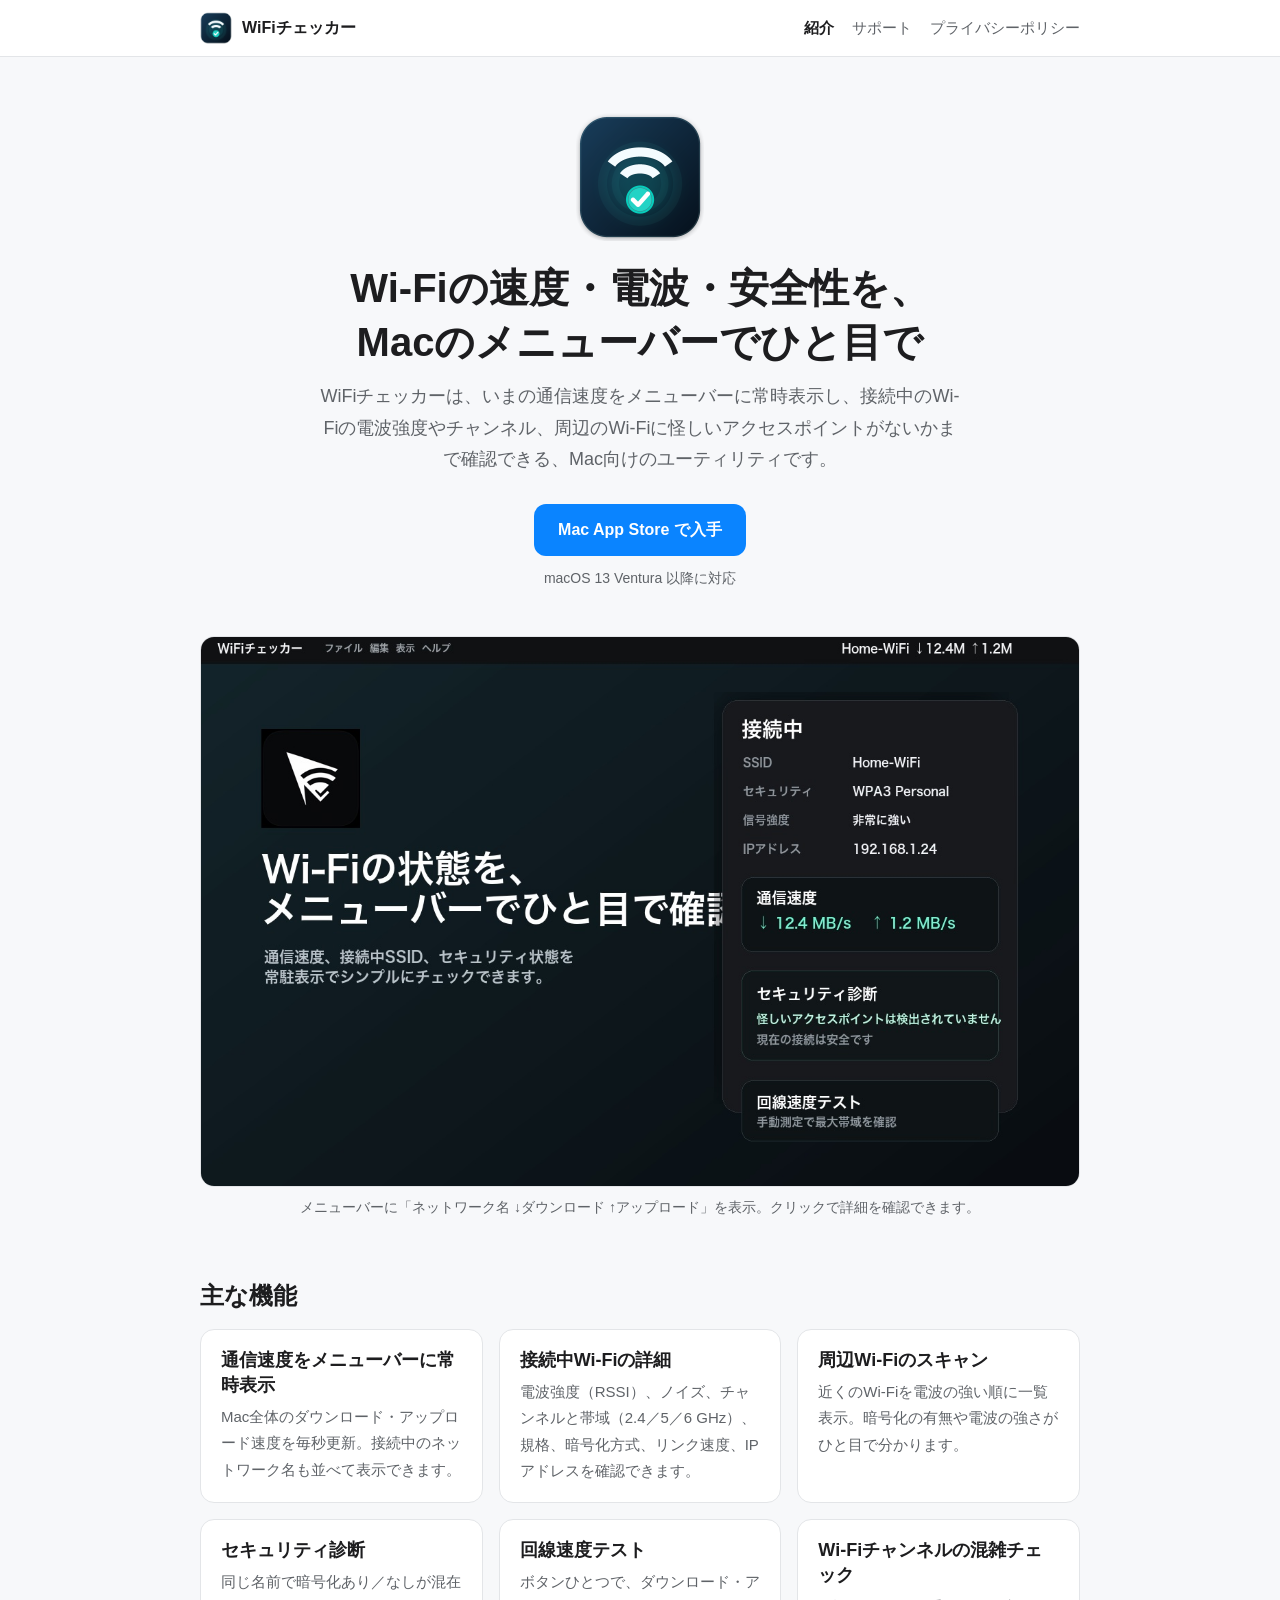
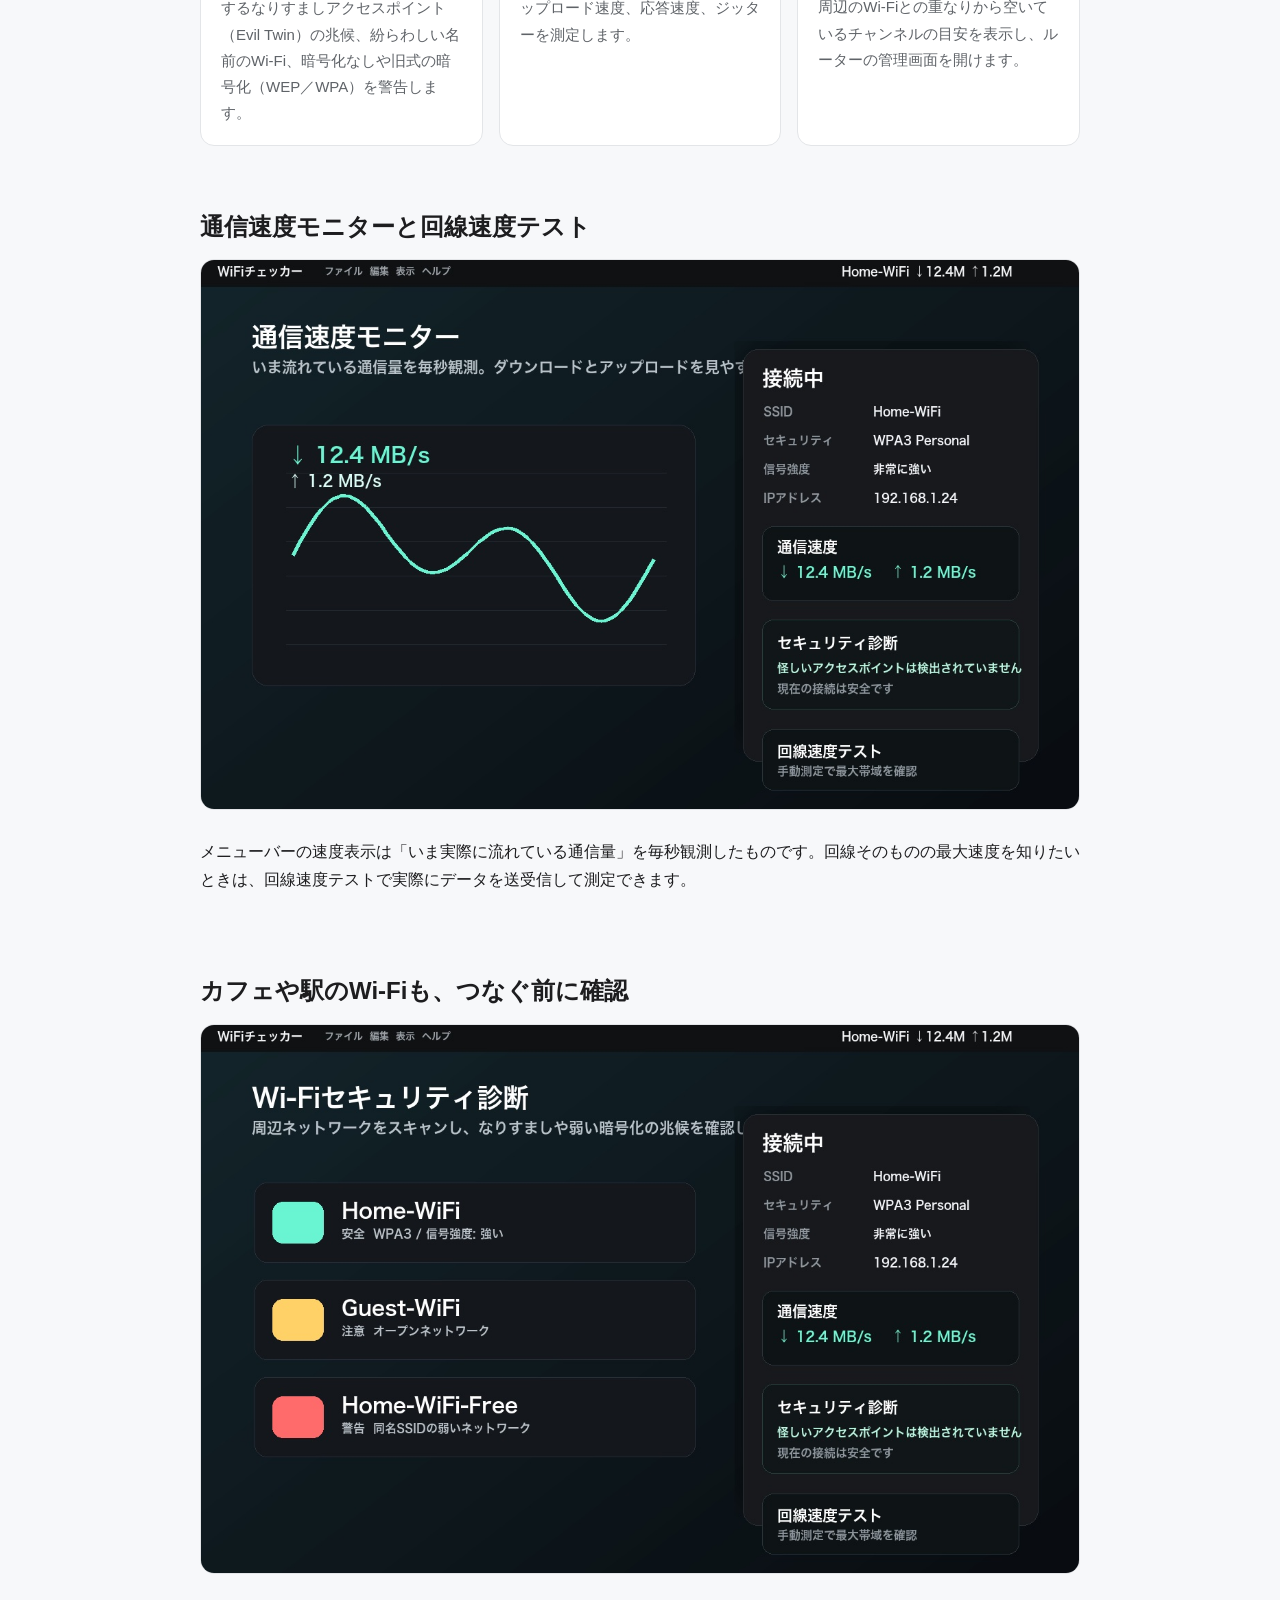
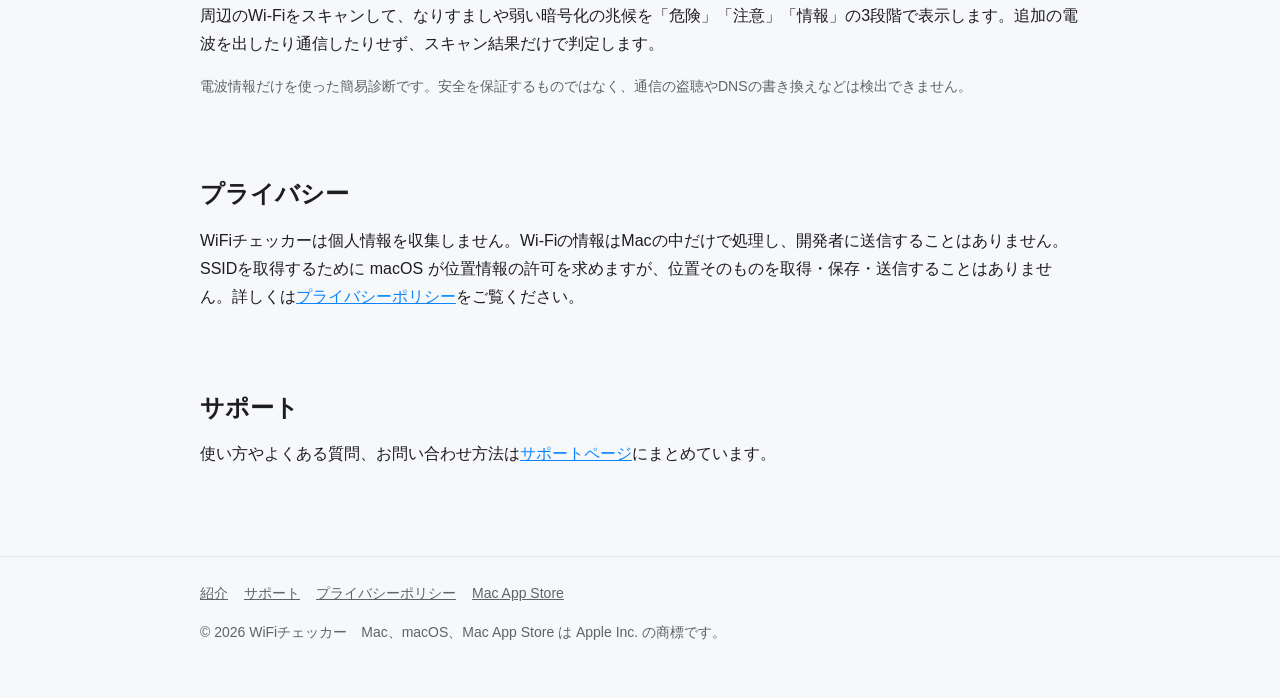
<file: index.html>
<!doctype html>
<html lang="ja">
<head>
  <meta charset="utf-8">
  <meta name="viewport" content="width=device-width, initial-scale=1">
  <title>WiFiチェッカー｜Macのメニューバーで Wi-Fi の速度・電波・安全性をチェック</title>
  <meta name="description" content="WiFiチェッカーは、Macのメニューバーに通信速度を常時表示し、接続中Wi-Fiの電波強度・チャンネル・暗号化方式、周辺Wi-Fiの安全性（なりすましアクセスポイントの兆候）、回線速度テストまで確認できる macOS 向けユーティリティです。">
  <link rel="canonical" href="https://cyoro01-wq.github.io/wifichecker-support/">
  <link rel="icon" type="image/png" sizes="32x32" href="images/favicon-32.png">
  <link rel="apple-touch-icon" href="images/apple-touch-icon.png">
  <link rel="stylesheet" href="style.css?v=3">

  <meta property="og:type" content="website">
  <meta property="og:site_name" content="WiFiチェッカー">
  <meta property="og:locale" content="ja_JP">
  <meta property="og:title" content="WiFiチェッカー｜Macのメニューバーで Wi-Fi の速度・電波・安全性をチェック">
  <meta property="og:description" content="通信速度の常時表示、Wi-Fiの電波強度とチャンネル、なりすましアクセスポイントの簡易診断、回線速度テスト。Mac用メニューバーユーティリティ。">
  <meta property="og:url" content="https://cyoro01-wq.github.io/wifichecker-support/">
  <meta property="og:image" content="https://cyoro01-wq.github.io/wifichecker-support/images/01_menubar_overview.jpg">
  <meta property="og:image:width" content="1280">
  <meta property="og:image:height" content="800">
  <meta name="twitter:card" content="summary_large_image">
  <meta name="apple-itunes-app" content="app-id=6797778849">

  <script type="application/ld+json">
  {
    "@context": "https://schema.org",
    "@type": "SoftwareApplication",
    "name": "WiFiチェッカー",
    "alternateName": "WiFi Checker",
    "description": "Macのメニューバーに通信速度を常時表示し、接続中Wi-Fiの電波強度・チャンネル・暗号化方式、周辺Wi-Fiの安全性、回線速度を確認できる macOS 向けユーティリティ。",
    "operatingSystem": "macOS 13.0 以降",
    "applicationCategory": "UtilitiesApplication",
    "inLanguage": "ja",
    "url": "https://cyoro01-wq.github.io/wifichecker-support/",
    "downloadUrl": "https://apps.apple.com/jp/app/id6797778849",
    "image": "https://cyoro01-wq.github.io/wifichecker-support/images/icon-512.png",
    "screenshot": [
      "https://cyoro01-wq.github.io/wifichecker-support/images/01_menubar_overview.jpg",
      "https://cyoro01-wq.github.io/wifichecker-support/images/02_speed_monitor.jpg",
      "https://cyoro01-wq.github.io/wifichecker-support/images/03_security_scan.jpg"
    ]
  }
  </script>
</head>
<body>
  <header class="site-header">
    <div class="wrap">
      <a class="brand" href="./"><img src="images/apple-touch-icon.png" alt="" width="32" height="32">WiFiチェッカー</a>
      <nav class="site-nav" aria-label="サイト内">
        <a href="./" aria-current="page">紹介</a>
        <a href="support.html">サポート</a>
        <a href="privacy.html">プライバシーポリシー</a>
      </nav>
    </div>
  </header>

  <main>
    <div class="wrap">
      <section class="hero">
        <img class="app-icon" src="images/icon-512.png" alt="WiFiチェッカーのアプリアイコン" width="128" height="128">
        <h1><span class="phrase">Wi-Fiの速度・電波・安全性を、</span><span class="phrase">Macのメニューバーで</span><span class="phrase">ひと目で</span></h1>
        <p class="lead">WiFiチェッカーは、いまの通信速度をメニューバーに常時表示し、接続中のWi-Fiの電波強度やチャンネル、周辺のWi-Fiに怪しいアクセスポイントがないかまで確認できる、Mac向けのユーティリティです。</p>
        <a class="button" href="https://apps.apple.com/jp/app/id6797778849">Mac App Store で入手</a>
        <p class="note">macOS 13 Ventura 以降に対応</p>
      </section>

      <figure>
        <img class="screenshot" src="images/01_menubar_overview.jpg" alt="メニューバーに接続中のWi-Fi名と通信速度、ドロップダウンに接続情報・通信速度・セキュリティ診断が表示されている画面" width="1280" height="800" fetchpriority="high">
        <figcaption>メニューバーに「ネットワーク名 ↓ダウンロード ↑アップロード」を表示。クリックで詳細を確認できます。</figcaption>
      </figure>

      <section aria-labelledby="features">
        <h2 id="features">主な機能</h2>
        <ul class="features">
          <li class="card">
            <h3>通信速度をメニューバーに常時表示</h3>
            <p>Mac全体のダウンロード・アップロード速度を毎秒更新。接続中のネットワーク名も並べて表示できます。</p>
          </li>
          <li class="card">
            <h3>接続中Wi-Fiの詳細</h3>
            <p>電波強度（RSSI）、ノイズ、チャンネルと帯域（2.4／5／6 GHz）、規格、暗号化方式、リンク速度、IPアドレスを確認できます。</p>
          </li>
          <li class="card">
            <h3>周辺Wi-Fiのスキャン</h3>
            <p>近くのWi-Fiを電波の強い順に一覧表示。暗号化の有無や電波の強さがひと目で分かります。</p>
          </li>
          <li class="card">
            <h3>セキュリティ診断</h3>
            <p>同じ名前で暗号化あり／なしが混在するなりすましアクセスポイント（Evil Twin）の兆候、紛らわしい名前のWi-Fi、暗号化なしや旧式の暗号化（WEP／WPA）を警告します。</p>
          </li>
          <li class="card">
            <h3>回線速度テスト</h3>
            <p>ボタンひとつで、ダウンロード・アップロード速度、応答速度、ジッターを測定します。</p>
          </li>
          <li class="card">
            <h3>Wi-Fiチャンネルの混雑チェック</h3>
            <p>周辺のWi-Fiとの重なりから空いているチャンネルの目安を表示し、ルーターの管理画面を開けます。</p>
          </li>
        </ul>
      </section>

      <section aria-labelledby="speed">
        <h2 id="speed">通信速度モニターと回線速度テスト</h2>
        <figure>
          <img class="screenshot" src="images/02_speed_monitor.jpg" alt="通信速度モニターの画面。ダウンロード12.4 MB/s、アップロード1.2 MB/sの表示" width="1280" height="800" loading="lazy">
        </figure>
        <p>メニューバーの速度表示は「いま実際に流れている通信量」を毎秒観測したものです。回線そのものの最大速度を知りたいときは、回線速度テストで実際にデータを送受信して測定できます。</p>
      </section>

      <section aria-labelledby="security">
        <h2 id="security">カフェや駅のWi-Fiも、つなぐ前に確認</h2>
        <figure>
          <img class="screenshot" src="images/03_security_scan.jpg" alt="周辺Wi-Fiのセキュリティ診断画面。安全、注意（オープンネットワーク）、警告（同名SSIDの弱いネットワーク）の表示" width="1280" height="800" loading="lazy">
        </figure>
        <p>周辺のWi-Fiをスキャンして、なりすましや弱い暗号化の兆候を「危険」「注意」「情報」の3段階で表示します。追加の電波を出したり通信したりせず、スキャン結果だけで判定します。</p>
        <p class="note">電波情報だけを使った簡易診断です。安全を保証するものではなく、通信の盗聴やDNSの書き換えなどは検出できません。</p>
      </section>

      <section aria-labelledby="privacy-summary">
        <h2 id="privacy-summary">プライバシー</h2>
        <p>WiFiチェッカーは個人情報を収集しません。Wi-Fiの情報はMacの中だけで処理し、開発者に送信することはありません。SSIDを取得するために macOS が位置情報の許可を求めますが、位置そのものを取得・保存・送信することはありません。詳しくは<a href="privacy.html">プライバシーポリシー</a>をご覧ください。</p>
      </section>

      <section aria-labelledby="help">
        <h2 id="help">サポート</h2>
        <p>使い方やよくある質問、お問い合わせ方法は<a href="support.html">サポートページ</a>にまとめています。</p>
      </section>
    </div>
  </main>

  <footer class="site-footer">
    <div class="wrap">
      <nav aria-label="フッター">
        <a href="./">紹介</a>
        <a href="support.html">サポート</a>
        <a href="privacy.html">プライバシーポリシー</a>
        <a href="https://apps.apple.com/jp/app/id6797778849">Mac App Store</a>
      </nav>
      <p>© 2026 WiFiチェッカー　Mac、macOS、Mac App Store は Apple Inc. の商標です。</p>
    </div>
  </footer>
</body>
</html>
</file>
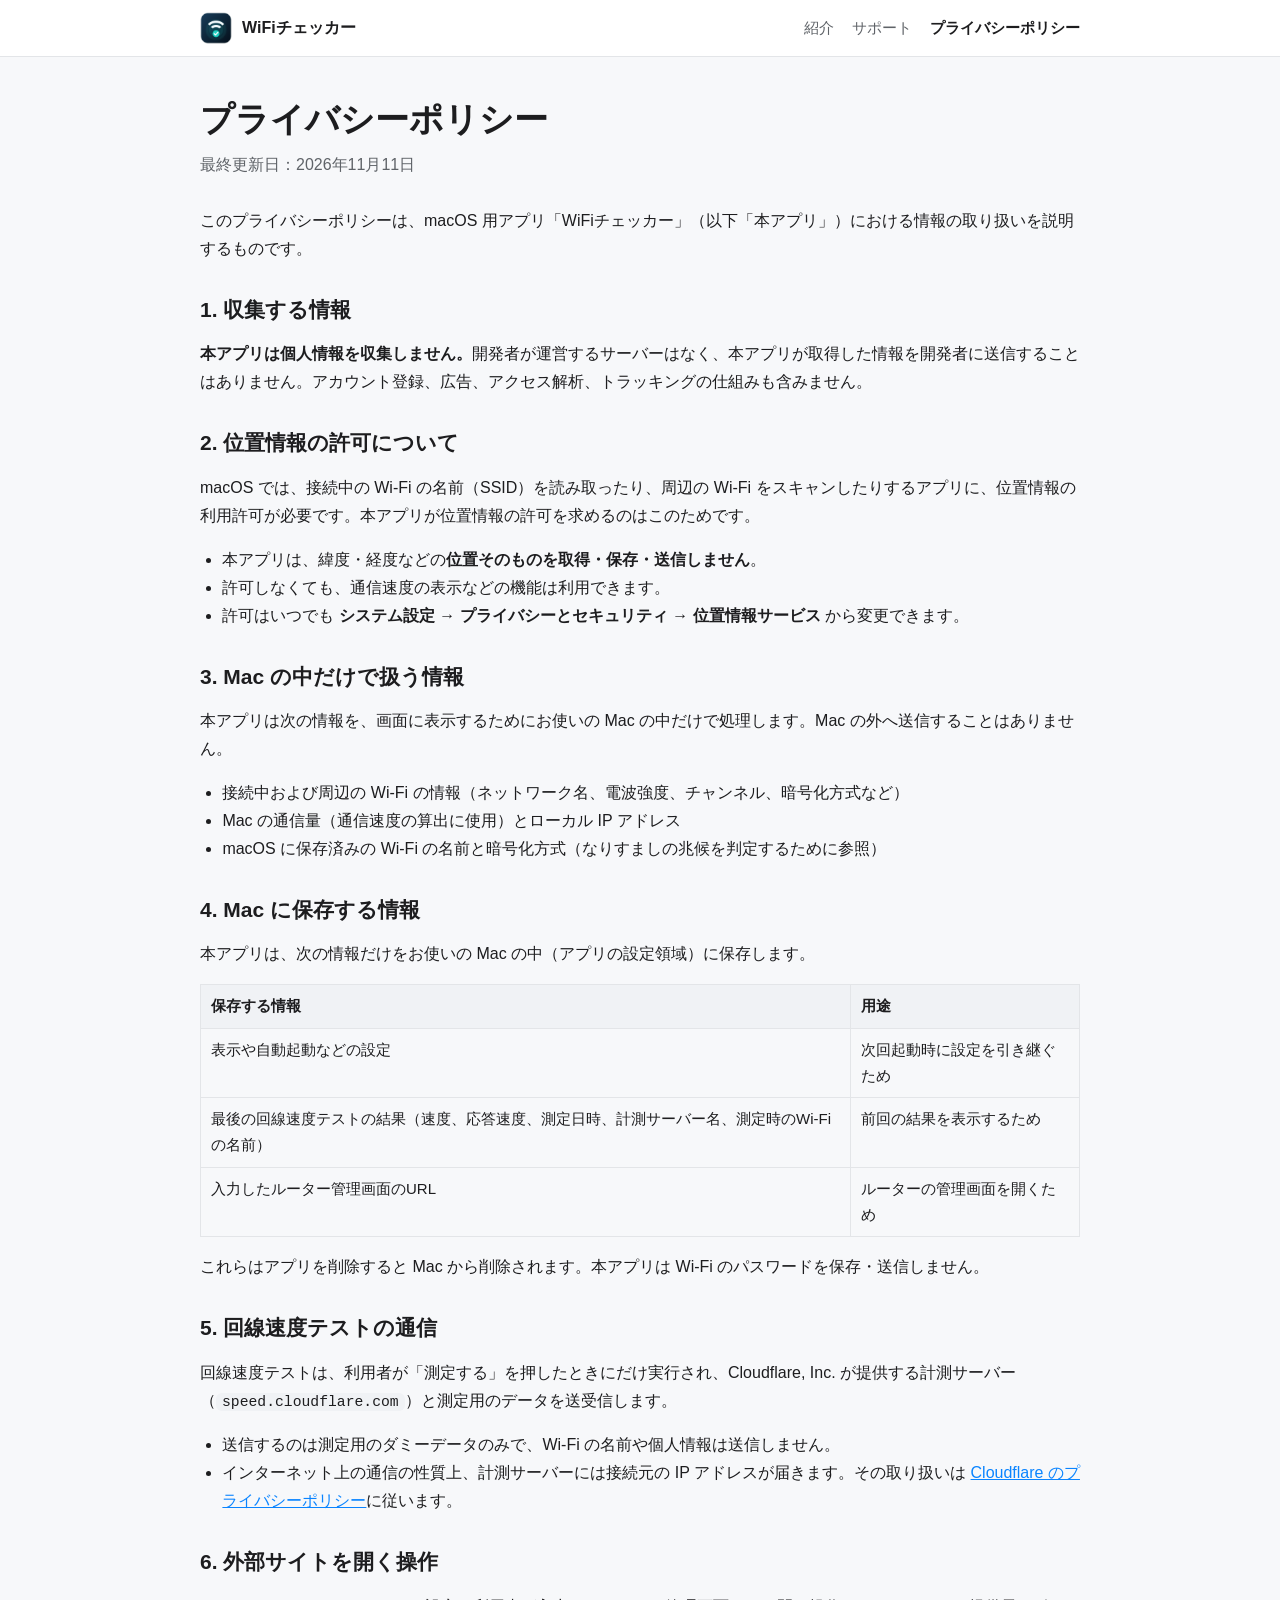
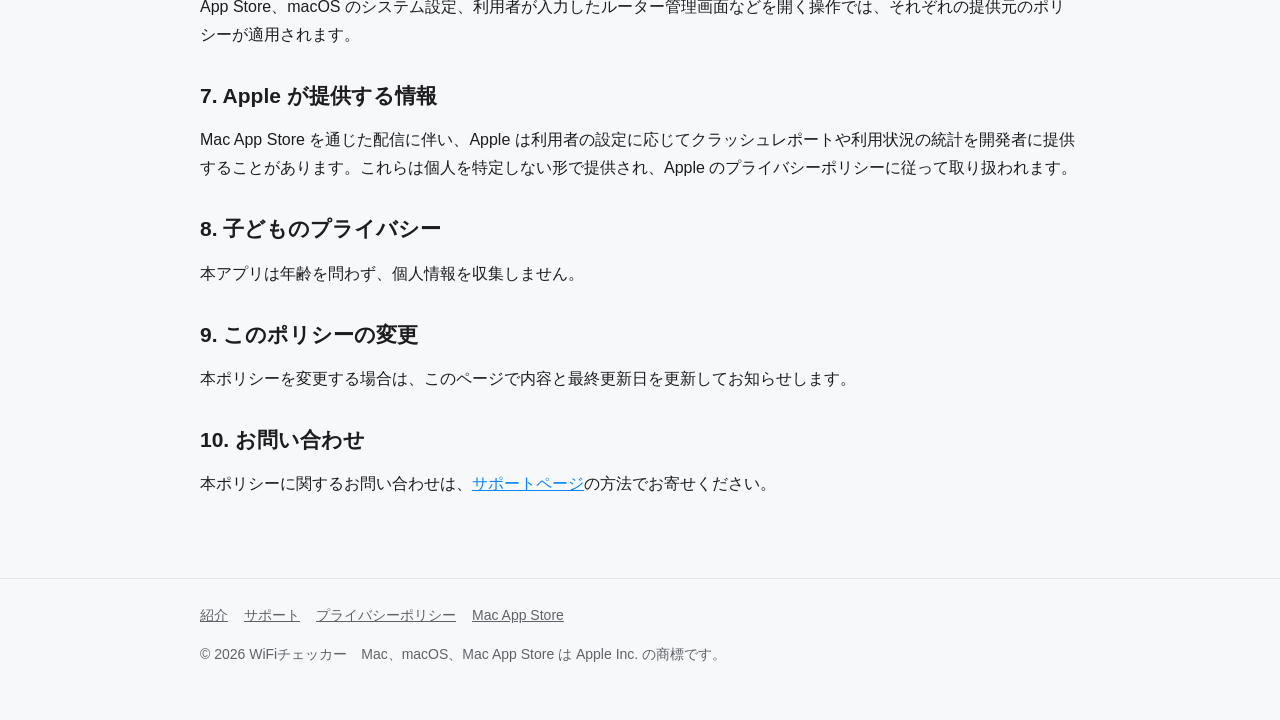
<file: privacy.html>
<!doctype html>
<html lang="ja">
<head>
  <meta charset="utf-8">
  <meta name="viewport" content="width=device-width, initial-scale=1">
  <title>プライバシーポリシー｜WiFiチェッカー（Mac）</title>
  <meta name="description" content="WiFiチェッカー（Mac）のプライバシーポリシー。個人情報は収集しません。位置情報の許可の用途、Mac内に保存するデータ、回線速度テストの通信先について説明します。">
  <link rel="canonical" href="https://cyoro01-wq.github.io/wifichecker-support/privacy.html">
  <link rel="icon" type="image/png" sizes="32x32" href="images/favicon-32.png">
  <link rel="apple-touch-icon" href="images/apple-touch-icon.png">
  <link rel="stylesheet" href="style.css?v=3">
  <meta property="og:type" content="article">
  <meta property="og:site_name" content="WiFiチェッカー">
  <meta property="og:locale" content="ja_JP">
  <meta property="og:title" content="プライバシーポリシー｜WiFiチェッカー（Mac）">
  <meta property="og:description" content="WiFiチェッカーは個人情報を収集しません。位置情報の用途とMac内に保存するデータについて。">
  <meta property="og:url" content="https://cyoro01-wq.github.io/wifichecker-support/privacy.html">
</head>
<body>
  <header class="site-header">
    <div class="wrap">
      <a class="brand" href="./"><img src="images/apple-touch-icon.png" alt="" width="32" height="32">WiFiチェッカー</a>
      <nav class="site-nav" aria-label="サイト内">
        <a href="./">紹介</a>
        <a href="support.html">サポート</a>
        <a href="privacy.html" aria-current="page">プライバシーポリシー</a>
      </nav>
    </div>
  </header>

  <main class="wrap doc">
    <h1>プライバシーポリシー</h1>
    <p class="updated">最終更新日：2026年11月11日</p>

    <p>このプライバシーポリシーは、macOS 用アプリ「WiFiチェッカー」（以下「本アプリ」）における情報の取り扱いを説明するものです。</p>

    <h2>1. 収集する情報</h2>
    <p><strong>本アプリは個人情報を収集しません。</strong>開発者が運営するサーバーはなく、本アプリが取得した情報を開発者に送信することはありません。アカウント登録、広告、アクセス解析、トラッキングの仕組みも含みません。</p>

    <h2>2. 位置情報の許可について</h2>
    <p>macOS では、接続中の Wi-Fi の名前（SSID）を読み取ったり、周辺の Wi-Fi をスキャンしたりするアプリに、位置情報の利用許可が必要です。本アプリが位置情報の許可を求めるのはこのためです。</p>
    <ul>
      <li>本アプリは、緯度・経度などの<strong>位置そのものを取得・保存・送信しません</strong>。</li>
      <li>許可しなくても、通信速度の表示などの機能は利用できます。</li>
      <li>許可はいつでも <strong>システム設定 → プライバシーとセキュリティ → 位置情報サービス</strong> から変更できます。</li>
    </ul>

    <h2>3. Mac の中だけで扱う情報</h2>
    <p>本アプリは次の情報を、画面に表示するためにお使いの Mac の中だけで処理します。Mac の外へ送信することはありません。</p>
    <ul>
      <li>接続中および周辺の Wi-Fi の情報（ネットワーク名、電波強度、チャンネル、暗号化方式など）</li>
      <li>Mac の通信量（通信速度の算出に使用）とローカル IP アドレス</li>
      <li>macOS に保存済みの Wi-Fi の名前と暗号化方式（なりすましの兆候を判定するために参照）</li>
    </ul>

    <h2>4. Mac に保存する情報</h2>
    <p>本アプリは、次の情報だけをお使いの Mac の中（アプリの設定領域）に保存します。</p>
    <table>
      <thead>
        <tr><th scope="col">保存する情報</th><th scope="col">用途</th></tr>
      </thead>
      <tbody>
        <tr><td>表示や自動起動などの設定</td><td>次回起動時に設定を引き継ぐため</td></tr>
        <tr><td>最後の回線速度テストの結果（速度、応答速度、測定日時、計測サーバー名、測定時のWi-Fiの名前）</td><td>前回の結果を表示するため</td></tr>
        <tr><td>入力したルーター管理画面のURL</td><td>ルーターの管理画面を開くため</td></tr>
      </tbody>
    </table>
    <p>これらはアプリを削除すると Mac から削除されます。本アプリは Wi-Fi のパスワードを保存・送信しません。</p>

    <h2>5. 回線速度テストの通信</h2>
    <p>回線速度テストは、利用者が「測定する」を押したときにだけ実行され、Cloudflare, Inc. が提供する計測サーバー（<code>speed.cloudflare.com</code>）と測定用のデータを送受信します。</p>
    <ul>
      <li>送信するのは測定用のダミーデータのみで、Wi-Fi の名前や個人情報は送信しません。</li>
      <li>インターネット上の通信の性質上、計測サーバーには接続元の IP アドレスが届きます。その取り扱いは <a href="https://www.cloudflare.com/ja-jp/privacypolicy/">Cloudflare のプライバシーポリシー</a>に従います。</li>
    </ul>

    <h2>6. 外部サイトを開く操作</h2>
    <p>App Store、macOS のシステム設定、利用者が入力したルーター管理画面などを開く操作では、それぞれの提供元のポリシーが適用されます。</p>

    <h2>7. Apple が提供する情報</h2>
    <p>Mac App Store を通じた配信に伴い、Apple は利用者の設定に応じてクラッシュレポートや利用状況の統計を開発者に提供することがあります。これらは個人を特定しない形で提供され、Apple のプライバシーポリシーに従って取り扱われます。</p>

    <h2>8. 子どものプライバシー</h2>
    <p>本アプリは年齢を問わず、個人情報を収集しません。</p>

    <h2>9. このポリシーの変更</h2>
    <p>本ポリシーを変更する場合は、このページで内容と最終更新日を更新してお知らせします。</p>

    <h2>10. お問い合わせ</h2>
    <p>本ポリシーに関するお問い合わせは、<a href="support.html#contact">サポートページ</a>の方法でお寄せください。</p>
  </main>

  <footer class="site-footer">
    <div class="wrap">
      <nav aria-label="フッター">
        <a href="./">紹介</a>
        <a href="support.html">サポート</a>
        <a href="privacy.html">プライバシーポリシー</a>
        <a href="https://apps.apple.com/jp/app/id6797778849">Mac App Store</a>
      </nav>
      <p>© 2026 WiFiチェッカー　Mac、macOS、Mac App Store は Apple Inc. の商標です。</p>
    </div>
  </footer>
</body>
</html>
</file>
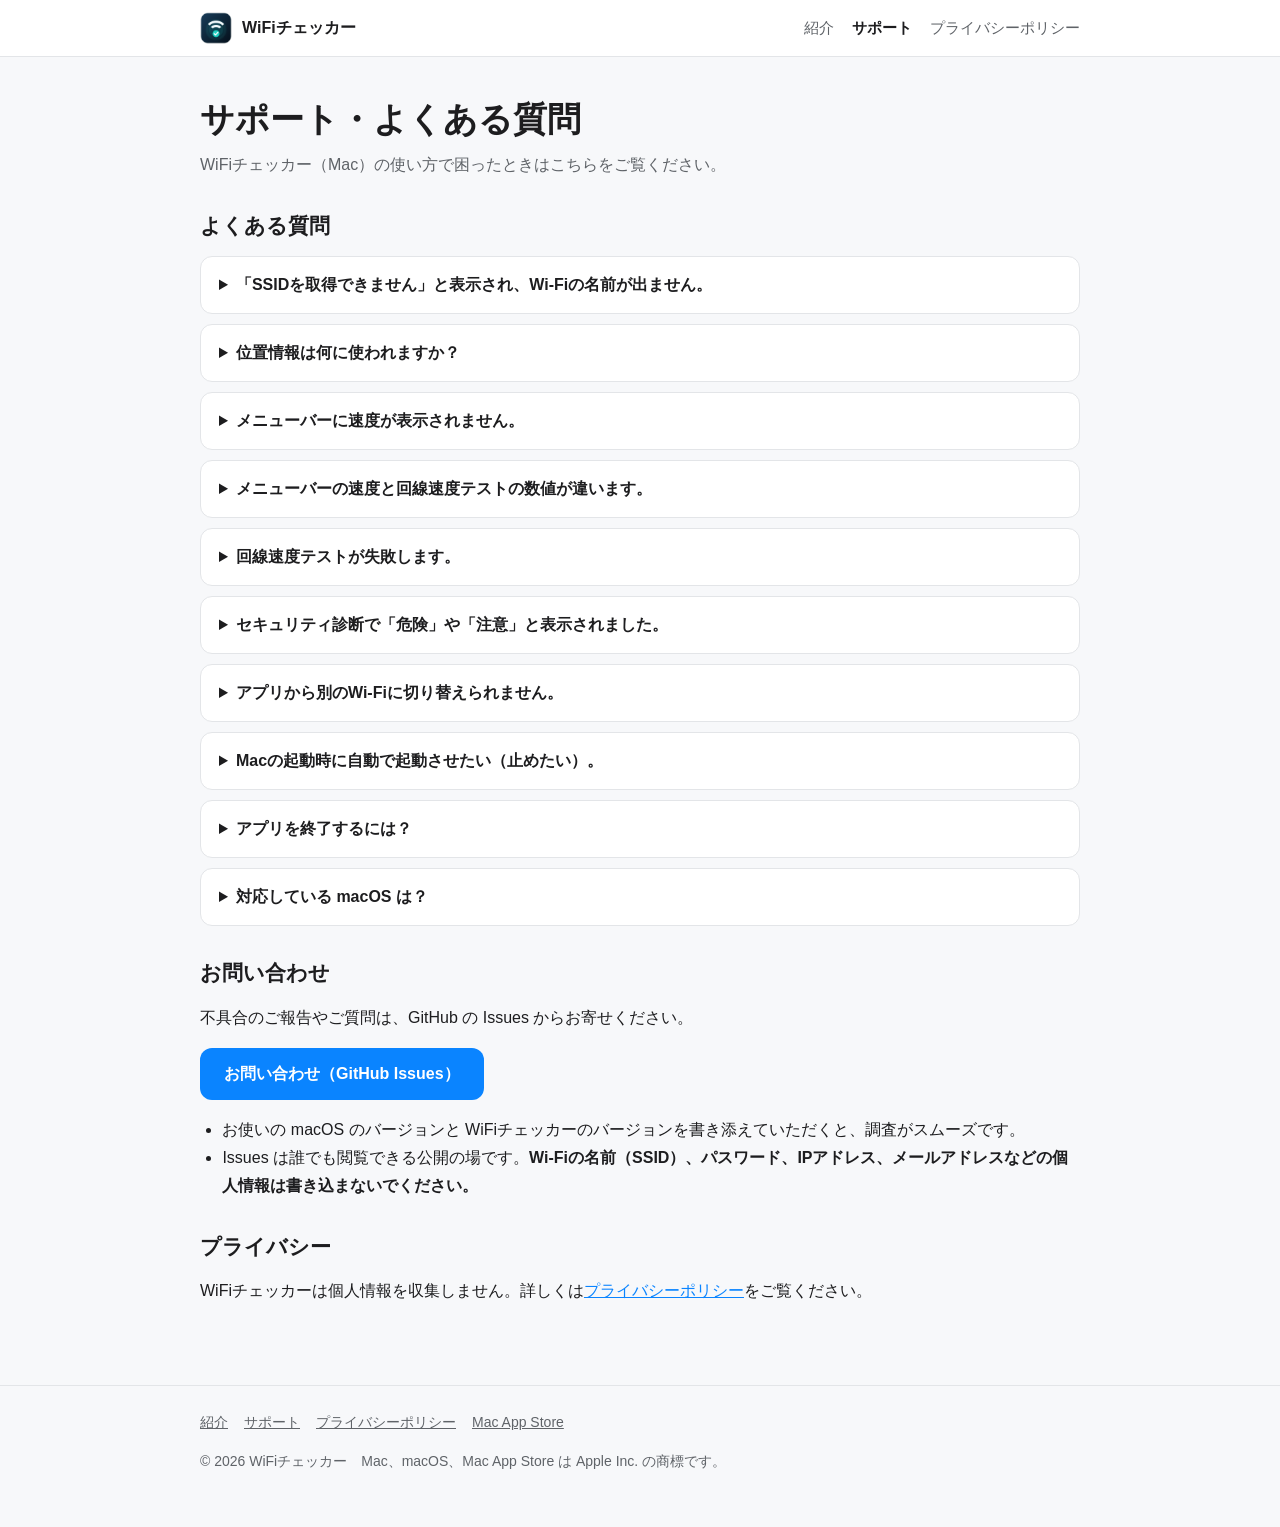
<file: support.html>
<!doctype html>
<html lang="ja">
<head>
  <meta charset="utf-8">
  <meta name="viewport" content="width=device-width, initial-scale=1">
  <title>サポート・よくある質問｜WiFiチェッカー（Mac）</title>
  <meta name="description" content="WiFiチェッカー（Mac）のサポートページ。SSIDが表示されない、位置情報の許可、メニューバーに表示されない、回線速度テストが失敗する、セキュリティ警告の意味、自動起動の設定などのよくある質問とお問い合わせ方法。">
  <link rel="canonical" href="https://cyoro01-wq.github.io/wifichecker-support/support.html">
  <link rel="icon" type="image/png" sizes="32x32" href="images/favicon-32.png">
  <link rel="apple-touch-icon" href="images/apple-touch-icon.png">
  <link rel="stylesheet" href="style.css?v=3">

  <meta property="og:type" content="website">
  <meta property="og:site_name" content="WiFiチェッカー">
  <meta property="og:locale" content="ja_JP">
  <meta property="og:title" content="サポート・よくある質問｜WiFiチェッカー（Mac）">
  <meta property="og:description" content="SSIDが表示されない、回線速度テストが失敗するなど、WiFiチェッカーのよくある質問とお問い合わせ方法。">
  <meta property="og:url" content="https://cyoro01-wq.github.io/wifichecker-support/support.html">
  <meta property="og:image" content="https://cyoro01-wq.github.io/wifichecker-support/images/01_menubar_overview.jpg">
  <meta name="twitter:card" content="summary_large_image">

  <script type="application/ld+json">
  {
    "@context": "https://schema.org",
    "@type": "FAQPage",
    "mainEntity": [
      {
        "@type": "Question",
        "name": "「SSIDを取得できません」と表示され、Wi-Fiの名前が出ません。",
        "acceptedAnswer": { "@type": "Answer", "text": "macOS では Wi-Fi の名前（SSID）を読み取るアプリに位置情報の許可が必要です。システム設定 → プライバシーとセキュリティ → 位置情報サービス を開き、位置情報サービスと「WiFiチェッカー」をオンにしてください。許可するとアプリの表示は自動で更新されます。" }
      },
      {
        "@type": "Question",
        "name": "位置情報は何に使われますか？",
        "acceptedAnswer": { "@type": "Answer", "text": "macOS の仕様で、Wi-Fi の名前の取得と周辺Wi-Fiのスキャンに位置情報の許可が必要なためです。WiFiチェッカーは位置そのものを取得・保存・送信しません。許可しなくても通信速度の表示は使えます。" }
      },
      {
        "@type": "Question",
        "name": "メニューバーに速度が表示されません。",
        "acceptedAnswer": { "@type": "Answer", "text": "メニューバーの項目が多いと、画面の幅やカメラのノッチに隠れて表示されないことがあります。ほかのメニューバーアプリを減らすか、WiFiチェッカーの設定で「メニューバーにネットワーク名を表示」をオフにして表示を短くしてください。アプリを Finder や Launchpad から開くとメインウインドウが表示されるので、そこからも同じ情報を確認できます。" }
      },
      {
        "@type": "Question",
        "name": "メニューバーの速度と回線速度テストの数値が違います。",
        "acceptedAnswer": { "@type": "Answer", "text": "メニューバーの速度は、いまMacで実際に流れている通信量を毎秒観測した値です。回線速度テストは計測サーバーと実際にデータを送受信して、回線の最大速度を測ります。通信していないときはメニューバーの値は小さくなるため、両者が違うのは正常です。" }
      },
      {
        "@type": "Question",
        "name": "回線速度テストが失敗します。",
        "acceptedAnswer": { "@type": "Answer", "text": "インターネットに接続しているか確認してください。回線速度テストは Cloudflare の計測サーバー（speed.cloudflare.com）と通信します。VPN、会社や学校のネットワーク、セキュリティソフトのフィルタで遮断されている場合は測定できません。電波の安定した場所でもう一度お試しください。" }
      },
      {
        "@type": "Question",
        "name": "セキュリティ診断で「危険」や「注意」と表示されました。",
        "acceptedAnswer": { "@type": "Answer", "text": "同じ名前で暗号化あり・なしのアクセスポイントが混在している、保存済みのWi-Fiと紛らわしい名前のWi-Fiがある、暗号化されていない・旧式の暗号化を使っている、といった兆候を知らせています。心当たりのないWi-Fiには接続せず、重要な通信は暗号化されたWi-FiやVPNで行ってください。電波情報だけを使った簡易診断のため、安全を保証するものではありません。" }
      },
      {
        "@type": "Question",
        "name": "アプリから別のWi-Fiに切り替えられません。",
        "acceptedAnswer": { "@type": "Answer", "text": "Mac App Store 版は macOS のセキュリティ上の制限（App Sandbox）により、アプリから接続先を切り替えることができません。一覧でWi-Fiを選ぶと案内が表示されるので、「ネットワーク設定を開く」から macOS のWi-Fi設定で接続してください。" }
      },
      {
        "@type": "Question",
        "name": "Macの起動時に自動で起動させたい（止めたい）。",
        "acceptedAnswer": { "@type": "Answer", "text": "WiFiチェッカーのメニューで「Mac起動時に自動で起動」をオン／オフしてください。システム設定 → 一般 → ログイン項目 からも変更できます。" }
      },
      {
        "@type": "Question",
        "name": "アプリを終了するには？",
        "acceptedAnswer": { "@type": "Answer", "text": "メニューバーのWiFiチェッカーをクリックし、いちばん下の「終了」を選ぶか、メニューを開いた状態で Command + Q を押してください。ウインドウを閉じただけではメニューバーの表示は残ります。" }
      },
      {
        "@type": "Question",
        "name": "対応している macOS は？",
        "acceptedAnswer": { "@type": "Answer", "text": "macOS 13 Ventura 以降に対応しています。" }
      }
    ]
  }
  </script>
</head>
<body>
  <header class="site-header">
    <div class="wrap">
      <a class="brand" href="./"><img src="images/apple-touch-icon.png" alt="" width="32" height="32">WiFiチェッカー</a>
      <nav class="site-nav" aria-label="サイト内">
        <a href="./">紹介</a>
        <a href="support.html" aria-current="page">サポート</a>
        <a href="privacy.html">プライバシーポリシー</a>
      </nav>
    </div>
  </header>

  <main class="wrap doc">
    <h1>サポート・よくある質問</h1>
    <p class="updated">WiFiチェッカー（Mac）の使い方で困ったときはこちらをご覧ください。</p>

    <h2 id="faq">よくある質問</h2>

    <details>
      <summary>「SSIDを取得できません」と表示され、Wi-Fiの名前が出ません。</summary>
      <p>macOS では Wi-Fi の名前（SSID）を読み取るアプリに位置情報の許可が必要です。<strong>システム設定 → プライバシーとセキュリティ → 位置情報サービス</strong> を開き、位置情報サービスと「WiFiチェッカー」をオンにしてください。許可するとアプリの表示は自動で更新されます。</p>
    </details>

    <details>
      <summary>位置情報は何に使われますか？</summary>
      <p>macOS の仕様で、Wi-Fi の名前の取得と周辺Wi-Fiのスキャンに位置情報の許可が必要なためです。WiFiチェッカーは位置そのものを取得・保存・送信しません。許可しなくても通信速度の表示は使えます。</p>
    </details>

    <details>
      <summary>メニューバーに速度が表示されません。</summary>
      <p>メニューバーの項目が多いと、画面の幅やカメラのノッチに隠れて表示されないことがあります。ほかのメニューバーアプリを減らすか、WiFiチェッカーの設定で「メニューバーにネットワーク名を表示」をオフにして表示を短くしてください。アプリを Finder や Launchpad から開くとメインウインドウが表示されるので、そこからも同じ情報を確認できます。</p>
    </details>

    <details>
      <summary>メニューバーの速度と回線速度テストの数値が違います。</summary>
      <p>メニューバーの速度は、いまMacで実際に流れている通信量を毎秒観測した値です。回線速度テストは計測サーバーと実際にデータを送受信して、回線の最大速度を測ります。通信していないときはメニューバーの値は小さくなるため、両者が違うのは正常です。</p>
    </details>

    <details>
      <summary>回線速度テストが失敗します。</summary>
      <p>インターネットに接続しているか確認してください。回線速度テストは Cloudflare の計測サーバー（<code>speed.cloudflare.com</code>）と通信します。VPN、会社や学校のネットワーク、セキュリティソフトのフィルタで遮断されている場合は測定できません。電波の安定した場所でもう一度お試しください。</p>
    </details>

    <details>
      <summary>セキュリティ診断で「危険」や「注意」と表示されました。</summary>
      <p>同じ名前で暗号化あり・なしのアクセスポイントが混在している、保存済みのWi-Fiと紛らわしい名前のWi-Fiがある、暗号化されていない・旧式の暗号化を使っている、といった兆候を知らせています。心当たりのないWi-Fiには接続せず、重要な通信は暗号化されたWi-FiやVPNで行ってください。電波情報だけを使った簡易診断のため、安全を保証するものではありません。</p>
    </details>

    <details>
      <summary>アプリから別のWi-Fiに切り替えられません。</summary>
      <p>Mac App Store 版は macOS のセキュリティ上の制限（App Sandbox）により、アプリから接続先を切り替えることができません。一覧でWi-Fiを選ぶと案内が表示されるので、「ネットワーク設定を開く」から macOS のWi-Fi設定で接続してください。</p>
    </details>

    <details>
      <summary>Macの起動時に自動で起動させたい（止めたい）。</summary>
      <p>WiFiチェッカーのメニューで「Mac起動時に自動で起動」をオン／オフしてください。<strong>システム設定 → 一般 → ログイン項目</strong> からも変更できます。</p>
    </details>

    <details>
      <summary>アプリを終了するには？</summary>
      <p>メニューバーのWiFiチェッカーをクリックし、いちばん下の「終了」を選ぶか、メニューを開いた状態で Command + Q を押してください。ウインドウを閉じただけではメニューバーの表示は残ります。</p>
    </details>

    <details>
      <summary>対応している macOS は？</summary>
      <p>macOS 13 Ventura 以降に対応しています。</p>
    </details>

    <h2 id="contact">お問い合わせ</h2>
    <p>不具合のご報告やご質問は、GitHub の Issues からお寄せください。</p>
    <p><a class="button" href="https://github.com/cyoro01-wq/wifichecker-support/issues/new">お問い合わせ（GitHub Issues）</a></p>
    <ul>
      <li>お使いの macOS のバージョンと WiFiチェッカーのバージョンを書き添えていただくと、調査がスムーズです。</li>
      <li>Issues は誰でも閲覧できる公開の場です。<strong>Wi-Fiの名前（SSID）、パスワード、IPアドレス、メールアドレスなどの個人情報は書き込まないでください。</strong></li>
    </ul>

    <h2 id="privacy">プライバシー</h2>
    <p>WiFiチェッカーは個人情報を収集しません。詳しくは<a href="privacy.html">プライバシーポリシー</a>をご覧ください。</p>
  </main>

  <footer class="site-footer">
    <div class="wrap">
      <nav aria-label="フッター">
        <a href="./">紹介</a>
        <a href="support.html">サポート</a>
        <a href="privacy.html">プライバシーポリシー</a>
        <a href="https://apps.apple.com/jp/app/id6797778849">Mac App Store</a>
      </nav>
      <p>© 2026 WiFiチェッカー　Mac、macOS、Mac App Store は Apple Inc. の商標です。</p>
    </div>
  </footer>
</body>
</html>
</file>
<file: style.css>
:root {
  --bg: #f7f8fa;
  --surface: #ffffff;
  --text: #1d1d1f;
  --muted: #5f6368;
  --border: #e3e5e8;
  --accent: #0a84ff;
  --accent-text: #ffffff;
  --code-bg: #f0f2f5;
  color-scheme: light dark;
}

@media (prefers-color-scheme: dark) {
  :root {
    --bg: #0f1214;
    --surface: #181c1f;
    --text: #f2f2f4;
    --muted: #a1a6ad;
    --border: #2a2f34;
    --accent: #3d9bff;
    --accent-text: #ffffff;
    --code-bg: #22272c;
  }
}

* { box-sizing: border-box; }

html { -webkit-text-size-adjust: 100%; }

body {
  margin: 0;
  background: var(--bg);
  color: var(--text);
  font-family: -apple-system, BlinkMacSystemFont, "Hiragino Sans", "Hiragino Kaku Gothic ProN",
    "Noto Sans JP", "Yu Gothic", sans-serif;
  line-height: 1.75;
  font-size: 16px;
}

a { color: var(--accent); }

img { max-width: 100%; height: auto; display: block; }

.wrap { max-width: 920px; margin: 0 auto; padding: 0 20px; }

/* ヘッダー */
.site-header {
  border-bottom: 1px solid var(--border);
  background: var(--surface);
}
.site-header .wrap {
  display: flex;
  align-items: center;
  justify-content: space-between;
  gap: 16px;
  padding-top: 12px;
  padding-bottom: 12px;
  flex-wrap: wrap;
}
.brand {
  display: flex;
  align-items: center;
  gap: 10px;
  color: var(--text);
  text-decoration: none;
  font-weight: 700;
}
.brand img { width: 32px; height: 32px; border-radius: 8px; }
.site-nav { display: flex; gap: 18px; flex-wrap: wrap; }
.site-nav a { color: var(--muted); text-decoration: none; font-size: 15px; }
.site-nav a[aria-current="page"] { color: var(--text); font-weight: 700; }

/* ヒーロー */
.hero { padding: 56px 0 32px; text-align: center; }
.hero .app-icon { width: 128px; height: 128px; margin: 0 auto 20px; border-radius: 28px; }
.hero h1 { font-size: clamp(26px, 5vw, 40px); line-height: 1.35; margin: 0 0 12px; }
/* 日本語の見出しを語句の途中で折り返さない（「を、」だけが次行に残るのを防ぐ） */
.phrase { display: inline-block; }
.hero .lead { color: var(--muted); font-size: 18px; margin: 0 auto 28px; max-width: 640px; }

.button {
  display: inline-block;
  background: var(--accent);
  color: var(--accent-text);
  text-decoration: none;
  font-weight: 700;
  padding: 12px 24px;
  border-radius: 12px;
}
.button:focus-visible, a:focus-visible { outline: 3px solid var(--accent); outline-offset: 3px; }
.note { color: var(--muted); font-size: 14px; margin-top: 10px; }

/* セクション */
section { padding: 32px 0; }
h2 { font-size: 24px; margin: 0 0 16px; line-height: 1.4; }
h3 { font-size: 18px; margin: 0 0 6px; line-height: 1.4; }

.screenshot {
  border-radius: 14px;
  border: 1px solid var(--border);
  margin: 0 auto;
}
figure { margin: 0 0 28px; }
figcaption { color: var(--muted); font-size: 14px; text-align: center; margin-top: 8px; }

.features {
  display: grid;
  grid-template-columns: repeat(auto-fit, minmax(240px, 1fr));
  gap: 16px;
  padding: 0;
  list-style: none;
  margin: 0;
}
.card {
  background: var(--surface);
  border: 1px solid var(--border);
  border-radius: 14px;
  padding: 18px 20px;
}
.card p { margin: 0; color: var(--muted); font-size: 15px; }

/* FAQ */
details {
  background: var(--surface);
  border: 1px solid var(--border);
  border-radius: 12px;
  padding: 14px 18px;
  margin-bottom: 10px;
}
summary { cursor: pointer; font-weight: 700; }
details p, details ul, details ol { margin: 10px 0 0; color: var(--muted); }

/* 本文ページ（プライバシーポリシー等） */
/* .wrap の左右余白を打ち消さないよう、上下だけを指定する */
.doc { padding-top: 40px; padding-bottom: 24px; }
.doc h1 { font-size: clamp(26px, 4vw, 34px); margin: 0 0 8px; line-height: 1.35; }
.doc .updated { color: var(--muted); margin: 0 0 28px; }
.doc h2 { margin-top: 32px; font-size: 21px; }
.doc ul { padding-left: 1.4em; }

table { border-collapse: collapse; width: 100%; font-size: 15px; }
th, td { border: 1px solid var(--border); padding: 8px 10px; text-align: left; vertical-align: top; }
th { background: var(--code-bg); }

code { background: var(--code-bg); padding: 1px 6px; border-radius: 6px; font-size: 0.92em; }

/* フッター */
.site-footer {
  border-top: 1px solid var(--border);
  margin-top: 40px;
  padding: 24px 0 40px;
  color: var(--muted);
  font-size: 14px;
}
.site-footer nav { display: flex; gap: 16px; flex-wrap: wrap; margin-bottom: 8px; }
.site-footer a { color: var(--muted); }
</file>
